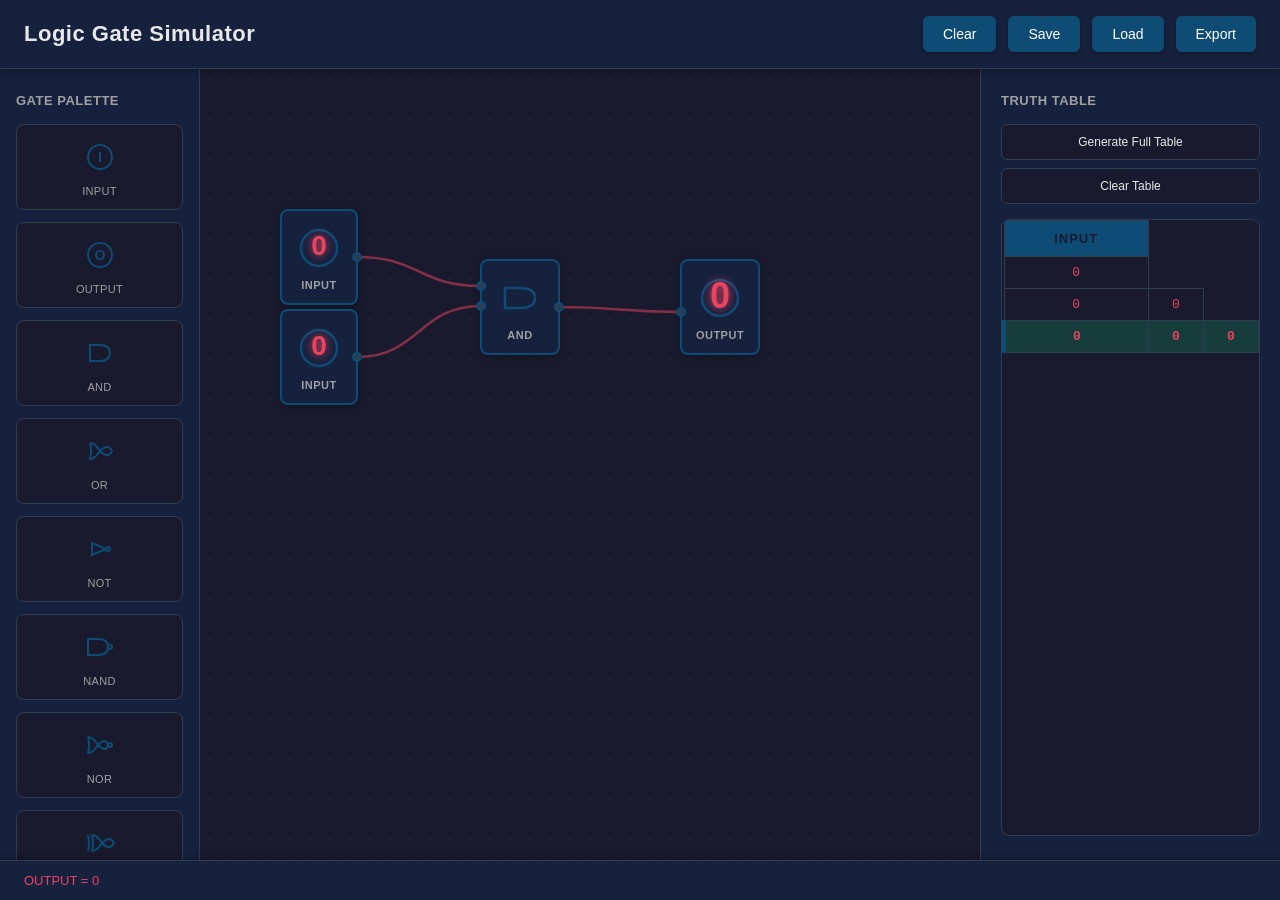
<file: index.html>
<!DOCTYPE html>
<html lang="en">
<head>
    <meta charset="UTF-8">
    <meta name="viewport" content="width=device-width, initial-scale=1.0, maximum-scale=1.0, user-scalable=no">
    <meta name="apple-mobile-web-app-capable" content="yes">
    <meta name="apple-mobile-web-app-status-bar-style" content="black-translucent">
    <meta name="theme-color" content="#1a1a2e">
    <title>Logic Gate Simulator</title>
    <link rel="icon" type="image/x-icon" href="assets/favicon.ico">
    <link rel="stylesheet" href="css/main.css">
    <link rel="stylesheet" href="css/gates.css">
    <link rel="stylesheet" href="css/wires.css">
    <link rel="stylesheet" href="css/truthtable.css">
</head>
<body>
    <header id="toolbar">
        <h1>Logic Gate Simulator</h1>
        <div class="toolbar-buttons">
            <button id="btn-clear">Clear</button>
            <button id="btn-save">Save</button>
            <button id="btn-load">Load</button>
            <button id="btn-export">Export</button>
        </div>
    </header>

    <main id="main-layout">
        <aside id="sidebar">
            <h2>Gate Palette</h2>
            <div id="gate-palette">
                <div class="palette-chip" draggable="true" data-gate-type="INPUT">
                    <svg width="40" height="40" viewBox="0 0 40 40">
                        <circle cx="20" cy="20" r="12" fill="none" stroke="var(--accent)" stroke-width="2"/>
                        <text x="20" y="25" text-anchor="middle" fill="var(--accent)" font-size="14" font-weight="bold">I</text>
                    </svg>
                    <span>INPUT</span>
                </div>
                <div class="palette-chip" draggable="true" data-gate-type="OUTPUT">
                    <svg width="40" height="40" viewBox="0 0 40 40">
                        <circle cx="20" cy="20" r="12" fill="none" stroke="var(--accent)" stroke-width="2"/>
                        <text x="20" y="25" text-anchor="middle" fill="var(--accent)" font-size="14" font-weight="bold">O</text>
                    </svg>
                    <span>OUTPUT</span>
                </div>
                <div class="palette-chip" draggable="true" data-gate-type="AND">
                    <svg width="40" height="40" viewBox="0 0 40 40">
                        <path d="M 10 12 L 20 12 Q 30 12 30 20 Q 30 28 20 28 L 10 28 Z" fill="none" stroke="var(--accent)" stroke-width="2"/>
                    </svg>
                    <span>AND</span>
                </div>
                <div class="palette-chip" draggable="true" data-gate-type="OR">
                    <svg width="40" height="40" viewBox="0 0 40 40">
                        <path d="M 10 12 Q 15 12 20 20 Q 15 28 10 28 Q 12 20 10 12 M 20 20 Q 28 12 32 20 Q 28 28 20 20" fill="none" stroke="var(--accent)" stroke-width="2"/>
                    </svg>
                    <span>OR</span>
                </div>
                <div class="palette-chip" draggable="true" data-gate-type="NOT">
                    <svg width="40" height="40" viewBox="0 0 40 40">
                        <path d="M 12 14 L 12 26 L 26 20 Z" fill="none" stroke="var(--accent)" stroke-width="2"/>
                        <circle cx="28" cy="20" r="2" fill="none" stroke="var(--accent)" stroke-width="2"/>
                    </svg>
                    <span>NOT</span>
                </div>
                <div class="palette-chip" draggable="true" data-gate-type="NAND">
                    <svg width="40" height="40" viewBox="0 0 40 40">
                        <path d="M 8 12 L 18 12 Q 28 12 28 20 Q 28 28 18 28 L 8 28 Z" fill="none" stroke="var(--accent)" stroke-width="2"/>
                        <circle cx="30" cy="20" r="2" fill="none" stroke="var(--accent)" stroke-width="2"/>
                    </svg>
                    <span>NAND</span>
                </div>
                <div class="palette-chip" draggable="true" data-gate-type="NOR">
                    <svg width="40" height="40" viewBox="0 0 40 40">
                        <path d="M 8 12 Q 13 12 18 20 Q 13 28 8 28 Q 10 20 8 12 M 18 20 Q 26 12 28 20 Q 26 28 18 20" fill="none" stroke="var(--accent)" stroke-width="2"/>
                        <circle cx="30" cy="20" r="2" fill="none" stroke="var(--accent)" stroke-width="2"/>
                    </svg>
                    <span>NOR</span>
                </div>
                <div class="palette-chip" draggable="true" data-gate-type="XOR">
                    <svg width="40" height="40" viewBox="0 0 40 40">
                        <path d="M 8 12 Q 10 20 8 28 M 12 12 Q 17 12 22 20 Q 17 28 12 28 Q 14 20 12 12 M 22 20 Q 30 12 34 20 Q 30 28 22 20" fill="none" stroke="var(--accent)" stroke-width="2"/>
                    </svg>
                    <span>XOR</span>
                </div>
                <div class="palette-chip" draggable="true" data-gate-type="XNOR">
                    <svg width="40" height="40" viewBox="0 0 40 40">
                        <path d="M 6 12 Q 8 20 6 28 M 10 12 Q 15 12 20 20 Q 15 28 10 28 Q 12 20 10 12 M 20 20 Q 26 12 28 20 Q 26 28 20 20" fill="none" stroke="var(--accent)" stroke-width="2"/>
                        <circle cx="30" cy="20" r="2" fill="none" stroke="var(--accent)" stroke-width="2"/>
                    </svg>
                    <span>XNOR</span>
                </div>
            </div>
        </aside>

        <section id="canvas-container">
            <svg id="svg-layer"></svg>
            <div id="gates-layer"></div>
        </section>

        <aside id="truth-panel">
            <h2>Truth Table</h2>
            <div class="truth-controls">
                <button id="btn-generate-table">Generate Full Table</button>
                <button id="btn-clear-table">Clear Table</button>
            </div>
            <div id="truth-table-container">
                <table id="truth-table">
                    <thead id="truth-thead"></thead>
                    <tbody id="truth-tbody"></tbody>
                </table>
            </div>
        </aside>
    </main>

    <footer id="status-bar">
        <div id="status-outputs"></div>
    </footer>

    <div id="cycle-warning" class="warning-banner">⚠ Cycle detected in circuit!</div>

    <script src="js/gate.js"></script>
    <script src="js/wire.js"></script>
    <script src="js/engine.js"></script>
    <script src="js/truthtable.js"></script>
    <script src="js/storage.js"></script>
    <script src="js/canvas.js"></script>
    <script src="js/app.js"></script>
</body>
</html>
</file>
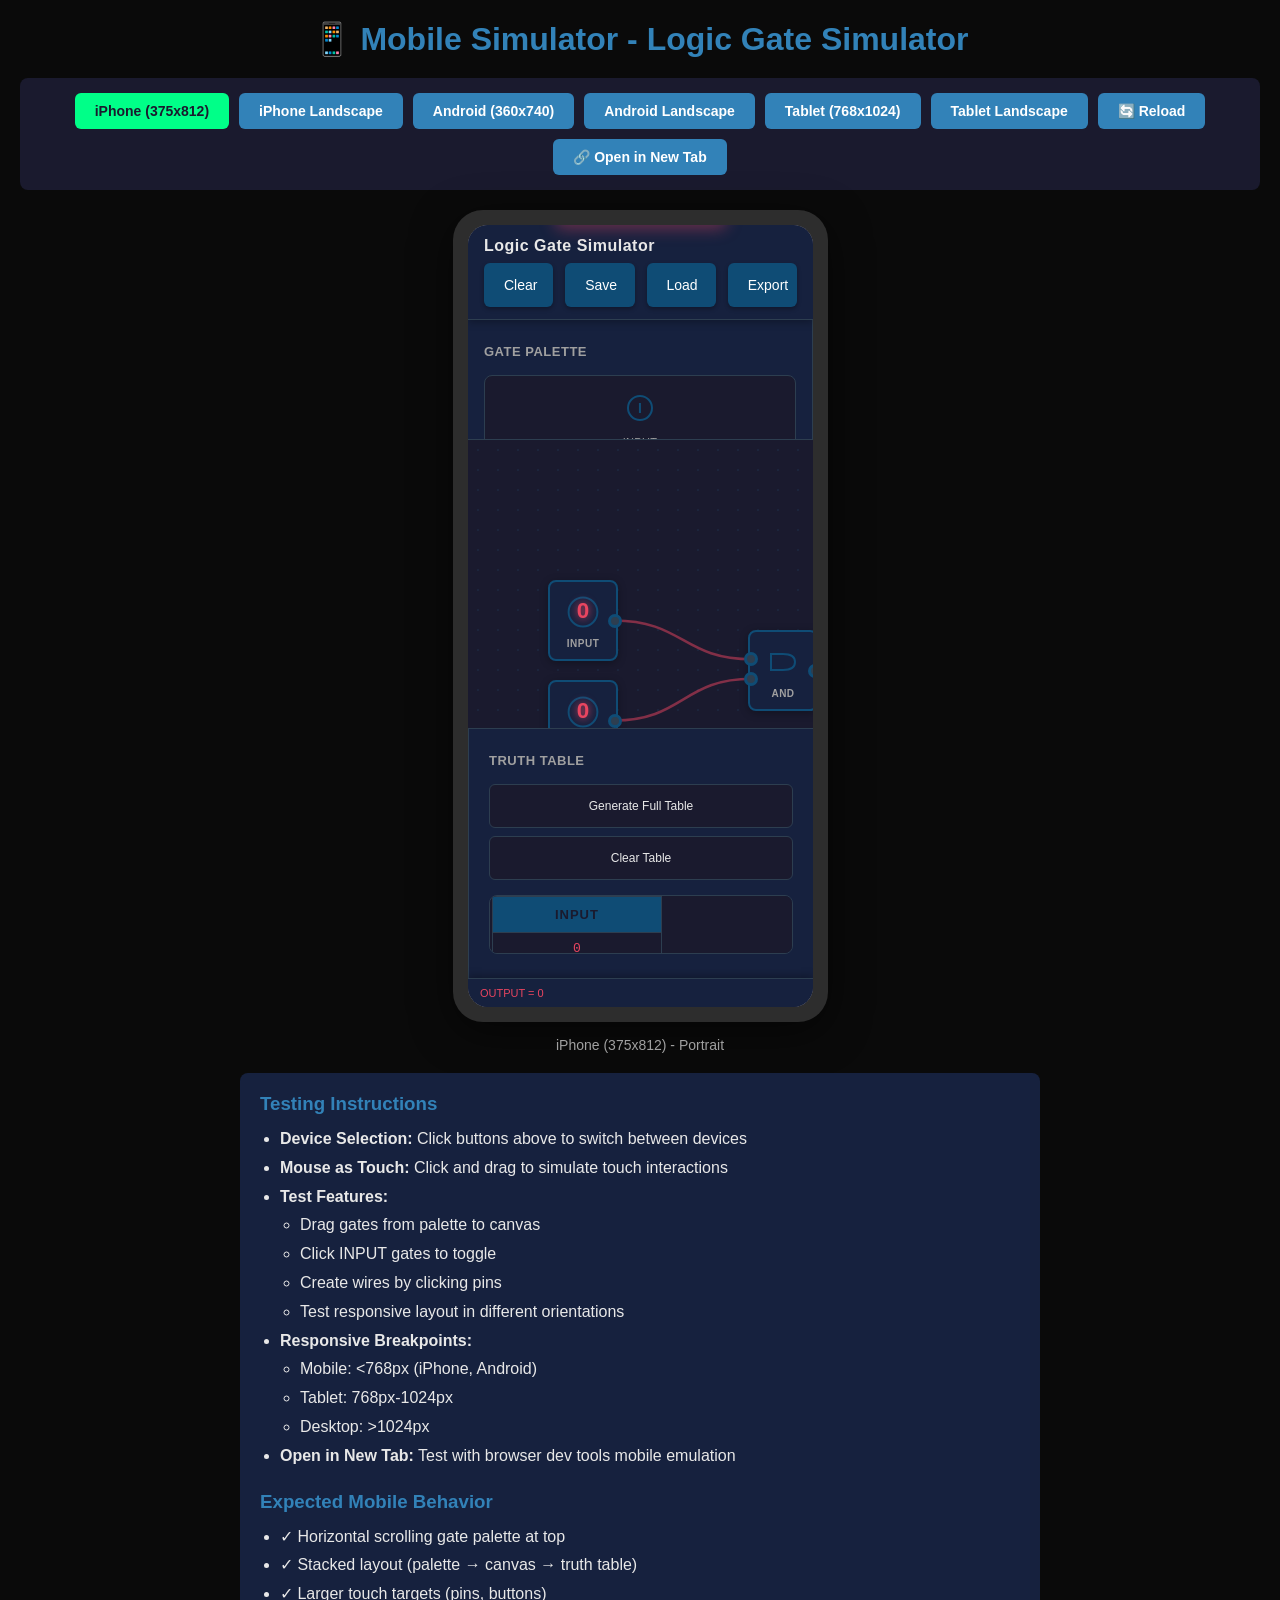
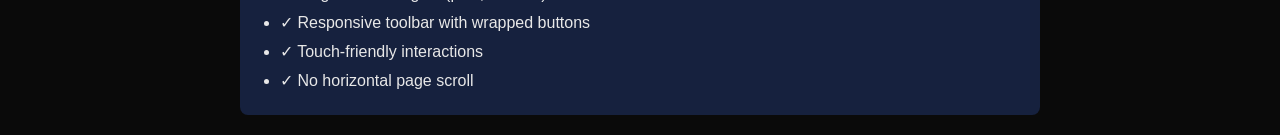
<file: mobile-simulator.html>
<!DOCTYPE html>
<html lang="en">
<head>
    <meta charset="UTF-8">
    <meta name="viewport" content="width=device-width, initial-scale=1.0">
    <title>Mobile Simulator - Logic Gate Simulator</title>
    <style>
        * {
            margin: 0;
            padding: 0;
            box-sizing: border-box;
        }
        
        body {
            font-family: -apple-system, BlinkMacSystemFont, 'Segoe UI', Roboto, sans-serif;
            background: #0a0a0a;
            color: #e8e8e8;
            padding: 20px;
            overflow: hidden;
        }
        
        .simulator-container {
            max-width: 1400px;
            margin: 0 auto;
        }
        
        h1 {
            color: #3282b8;
            margin-bottom: 20px;
            text-align: center;
        }
        
        .controls {
            background: #1a1a2e;
            padding: 15px;
            border-radius: 8px;
            margin-bottom: 20px;
            display: flex;
            gap: 10px;
            flex-wrap: wrap;
            justify-content: center;
            align-items: center;
        }
        
        .controls button {
            background: #3282b8;
            color: white;
            border: none;
            padding: 10px 20px;
            border-radius: 6px;
            cursor: pointer;
            font-size: 14px;
            font-weight: 600;
        }
        
        .controls button:hover {
            background: #0f4c75;
        }
        
        .controls button.active {
            background: #00ff88;
            color: #1a1a2e;
        }
        
        .device-frame {
            margin: 0 auto;
            background: #2d2d2d;
            border-radius: 30px;
            padding: 15px;
            box-shadow: 0 10px 40px rgba(0, 0, 0, 0.5);
            transition: all 0.3s ease;
        }
        
        .device-frame.iphone {
            width: 375px;
            height: 812px;
        }
        
        .device-frame.iphone-landscape {
            width: 812px;
            height: 375px;
        }
        
        .device-frame.android {
            width: 360px;
            height: 740px;
        }
        
        .device-frame.android-landscape {
            width: 740px;
            height: 360px;
        }
        
        .device-frame.tablet {
            width: 768px;
            height: 1024px;
        }
        
        .device-frame.tablet-landscape {
            width: 1024px;
            height: 768px;
        }
        
        .device-screen {
            width: 100%;
            height: 100%;
            background: white;
            border-radius: 20px;
            overflow: hidden;
            position: relative;
        }
        
        iframe {
            width: 100%;
            height: 100%;
            border: none;
        }
        
        .device-info {
            text-align: center;
            margin-top: 15px;
            color: #a0a0a0;
            font-size: 14px;
        }
        
        .instructions {
            background: #16213e;
            padding: 20px;
            border-radius: 8px;
            margin-top: 20px;
            max-width: 800px;
            margin-left: auto;
            margin-right: auto;
        }
        
        .instructions h3 {
            color: #3282b8;
            margin-bottom: 10px;
        }
        
        .instructions ul {
            margin-left: 20px;
            line-height: 1.8;
        }
        
        .touch-indicator {
            position: absolute;
            width: 40px;
            height: 40px;
            border: 3px solid #3282b8;
            border-radius: 50%;
            pointer-events: none;
            opacity: 0;
            transition: opacity 0.2s;
            z-index: 1000;
        }
        
        .touch-indicator.active {
            opacity: 0.7;
        }
    </style>
</head>
<body>
    <div class="simulator-container">
        <h1>📱 Mobile Simulator - Logic Gate Simulator</h1>
        
        <div class="controls">
            <button onclick="setDevice('iphone')" id="btn-iphone">iPhone (375x812)</button>
            <button onclick="setDevice('iphone-landscape')" id="btn-iphone-landscape">iPhone Landscape</button>
            <button onclick="setDevice('android')" id="btn-android">Android (360x740)</button>
            <button onclick="setDevice('android-landscape')" id="btn-android-landscape">Android Landscape</button>
            <button onclick="setDevice('tablet')" id="btn-tablet">Tablet (768x1024)</button>
            <button onclick="setDevice('tablet-landscape')" id="btn-tablet-landscape">Tablet Landscape</button>
            <button onclick="reloadFrame()">🔄 Reload</button>
            <button onclick="openInNewTab()">🔗 Open in New Tab</button>
        </div>
        
        <div class="device-frame iphone" id="device-frame">
            <div class="device-screen">
                <iframe src="index.html" id="app-frame"></iframe>
                <div class="touch-indicator" id="touch-indicator"></div>
            </div>
        </div>
        
        <div class="device-info" id="device-info">
            iPhone (375x812) - Portrait
        </div>
        
        <div class="instructions">
            <h3>Testing Instructions</h3>
            <ul>
                <li><strong>Device Selection:</strong> Click buttons above to switch between devices</li>
                <li><strong>Mouse as Touch:</strong> Click and drag to simulate touch interactions</li>
                <li><strong>Test Features:</strong>
                    <ul>
                        <li>Drag gates from palette to canvas</li>
                        <li>Click INPUT gates to toggle</li>
                        <li>Create wires by clicking pins</li>
                        <li>Test responsive layout in different orientations</li>
                    </ul>
                </li>
                <li><strong>Responsive Breakpoints:</strong>
                    <ul>
                        <li>Mobile: &lt;768px (iPhone, Android)</li>
                        <li>Tablet: 768px-1024px</li>
                        <li>Desktop: &gt;1024px</li>
                    </ul>
                </li>
                <li><strong>Open in New Tab:</strong> Test with browser dev tools mobile emulation</li>
            </ul>
            
            <h3 style="margin-top: 20px;">Expected Mobile Behavior</h3>
            <ul>
                <li>✓ Horizontal scrolling gate palette at top</li>
                <li>✓ Stacked layout (palette → canvas → truth table)</li>
                <li>✓ Larger touch targets (pins, buttons)</li>
                <li>✓ Responsive toolbar with wrapped buttons</li>
                <li>✓ Touch-friendly interactions</li>
                <li>✓ No horizontal page scroll</li>
            </ul>
        </div>
    </div>

    <script>
        const devices = {
            'iphone': { width: 375, height: 812, name: 'iPhone (375x812) - Portrait' },
            'iphone-landscape': { width: 812, height: 375, name: 'iPhone (812x375) - Landscape' },
            'android': { width: 360, height: 740, name: 'Android (360x740) - Portrait' },
            'android-landscape': { width: 740, height: 360, name: 'Android (740x360) - Landscape' },
            'tablet': { width: 768, height: 1024, name: 'Tablet (768x1024) - Portrait' },
            'tablet-landscape': { width: 1024, height: 768, name: 'Tablet (1024x768) - Landscape' }
        };
        
        let currentDevice = 'iphone';
        
        function setDevice(deviceType) {
            currentDevice = deviceType;
            const frame = document.getElementById('device-frame');
            const info = document.getElementById('device-info');
            
            // Remove all device classes
            frame.className = 'device-frame';
            
            // Add new device class
            frame.classList.add(deviceType);
            
            // Update info
            info.textContent = devices[deviceType].name;
            
            // Update button states
            document.querySelectorAll('.controls button').forEach(btn => {
                btn.classList.remove('active');
            });
            document.getElementById(`btn-${deviceType}`).classList.add('active');
        }
        
        function reloadFrame() {
            const frame = document.getElementById('app-frame');
            frame.src = frame.src;
        }
        
        function openInNewTab() {
            window.open('index.html', '_blank');
        }
        
        // Touch indicator
        const frame = document.getElementById('app-frame');
        const indicator = document.getElementById('touch-indicator');
        
        document.querySelector('.device-screen').addEventListener('mousedown', (e) => {
            const rect = e.currentTarget.getBoundingClientRect();
            indicator.style.left = (e.clientX - rect.left - 20) + 'px';
            indicator.style.top = (e.clientY - rect.top - 20) + 'px';
            indicator.classList.add('active');
        });
        
        document.addEventListener('mouseup', () => {
            indicator.classList.remove('active');
        });
        
        // Set initial device
        setDevice('iphone');
        
        // Keyboard shortcuts
        document.addEventListener('keydown', (e) => {
            if (e.key === 'r' || e.key === 'R') {
                reloadFrame();
            }
            if (e.key === '1') setDevice('iphone');
            if (e.key === '2') setDevice('iphone-landscape');
            if (e.key === '3') setDevice('android');
            if (e.key === '4') setDevice('android-landscape');
            if (e.key === '5') setDevice('tablet');
            if (e.key === '6') setDevice('tablet-landscape');
        });
    </script>
</body>
</html>
</file>
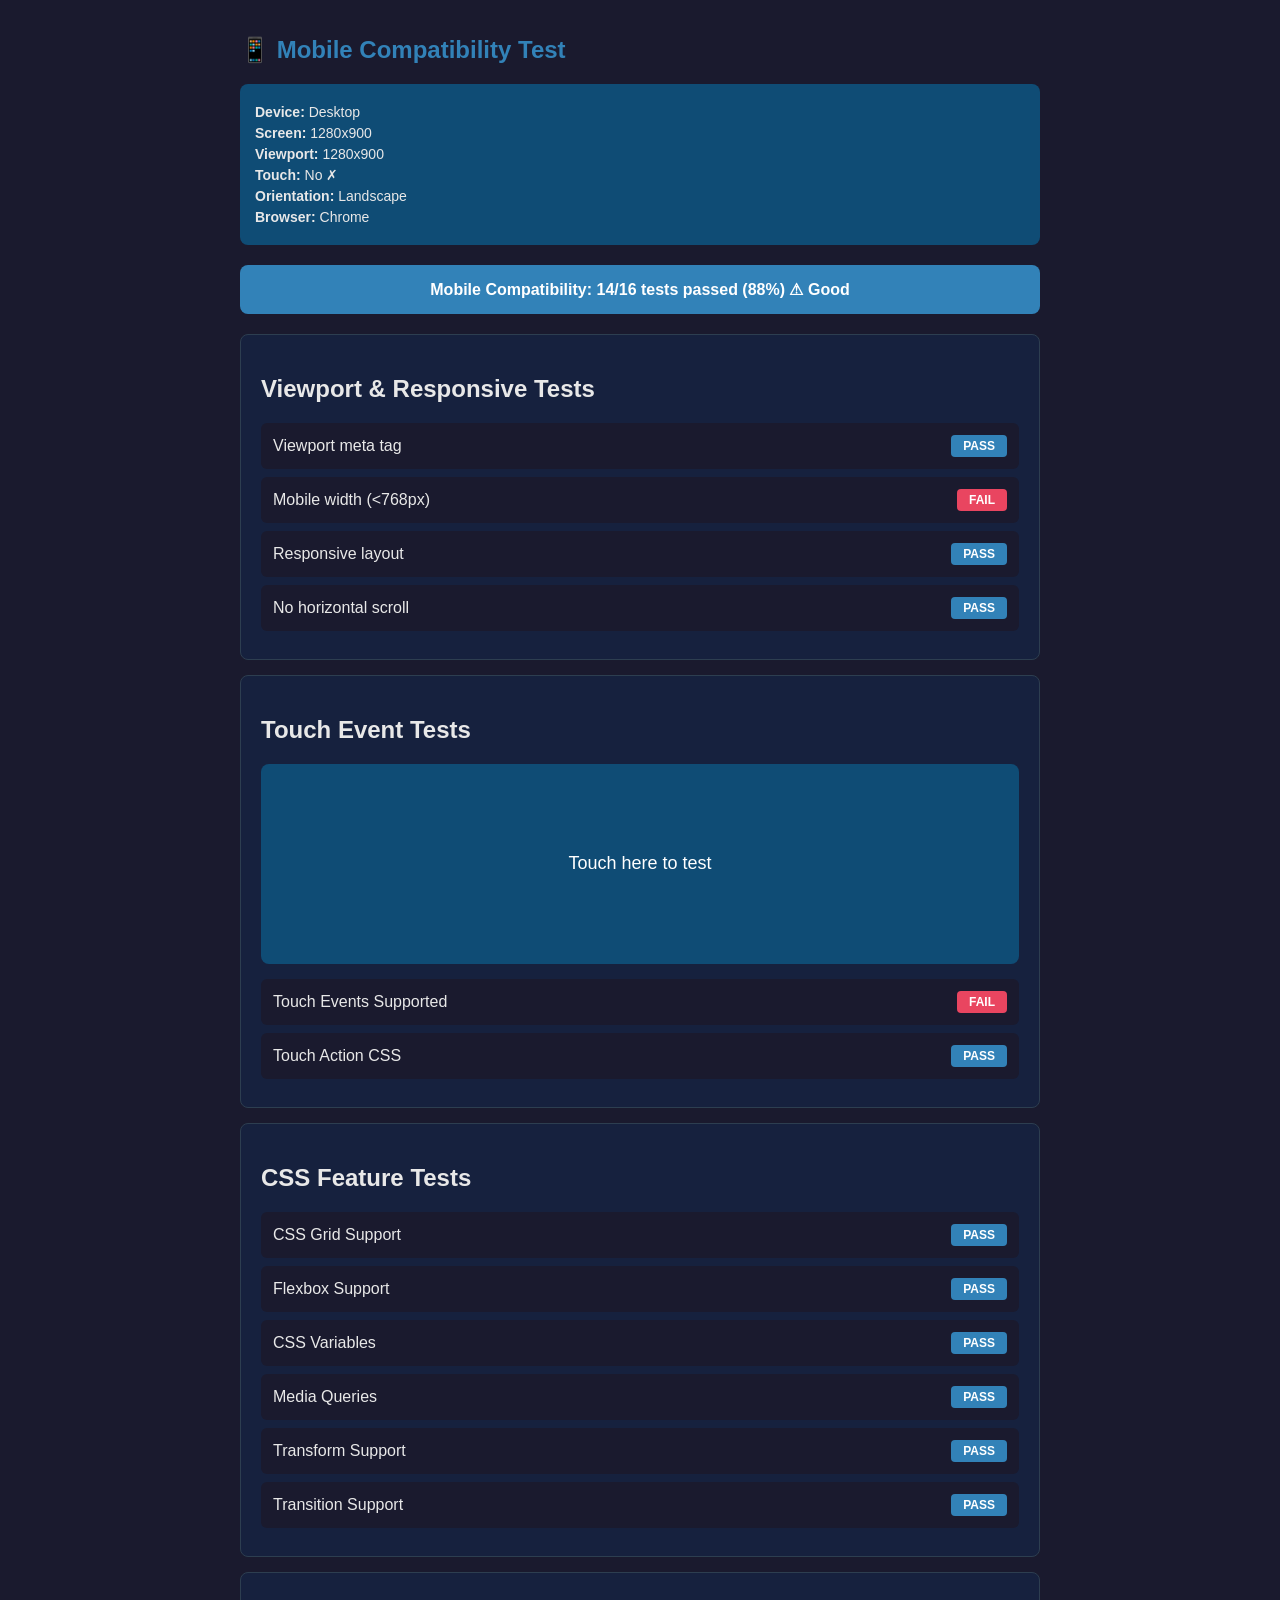
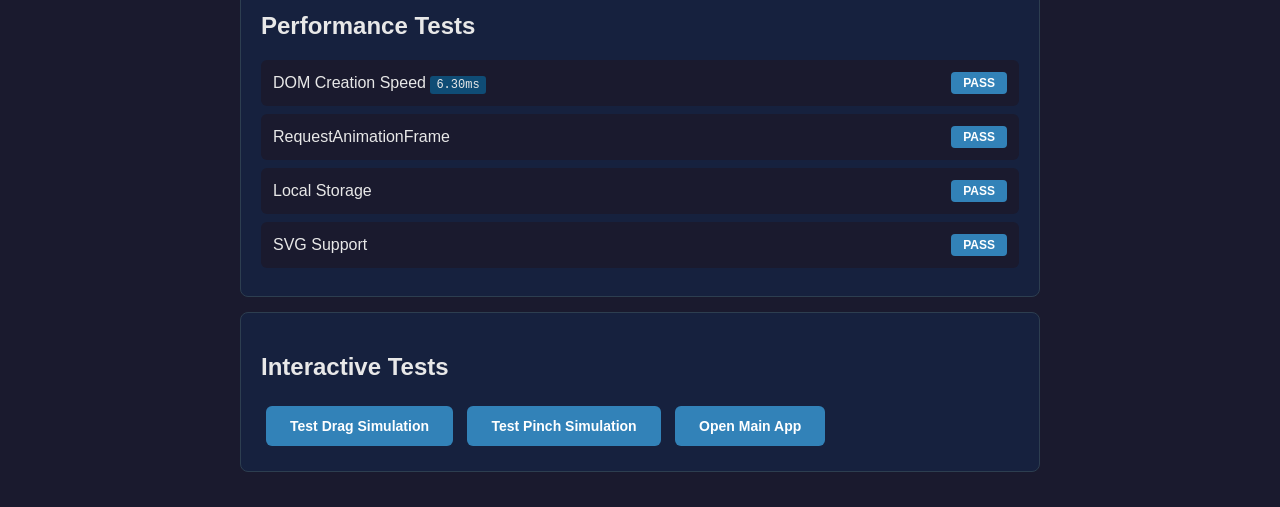
<file: mobile-test.html>
<!DOCTYPE html>
<html lang="en">
<head>
    <meta charset="UTF-8">
    <meta name="viewport" content="width=device-width, initial-scale=1.0, maximum-scale=1.0, user-scalable=no">
    <title>Mobile Compatibility Test</title>
    <style>
        body {
            font-family: -apple-system, BlinkMacSystemFont, 'Segoe UI', Roboto, sans-serif;
            background: #1a1a2e;
            color: #e8e8e8;
            padding: 20px;
            margin: 0;
        }
        
        .container {
            max-width: 800px;
            margin: 0 auto;
        }
        
        h1 {
            color: #3282b8;
            font-size: 24px;
            margin-bottom: 20px;
        }
        
        .test-section {
            background: #16213e;
            border: 1px solid #2d3e50;
            border-radius: 8px;
            padding: 20px;
            margin: 15px 0;
        }
        
        .test-item {
            padding: 12px;
            margin: 8px 0;
            background: #1a1a2e;
            border-radius: 6px;
            display: flex;
            justify-content: space-between;
            align-items: center;
        }
        
        .status {
            padding: 4px 12px;
            border-radius: 4px;
            font-weight: 600;
            font-size: 12px;
        }
        
        .pass {
            background: #3282b8;
            color: white;
        }
        
        .fail {
            background: #e94560;
            color: white;
        }
        
        .info {
            background: #0f4c75;
            color: white;
        }
        
        .device-info {
            background: #0f4c75;
            padding: 15px;
            border-radius: 8px;
            margin: 15px 0;
        }
        
        .device-info div {
            margin: 5px 0;
            font-size: 14px;
        }
        
        button {
            background: #3282b8;
            color: white;
            border: none;
            padding: 12px 24px;
            border-radius: 6px;
            font-size: 14px;
            font-weight: 600;
            cursor: pointer;
            margin: 5px;
        }
        
        button:active {
            background: #0f4c75;
        }
        
        .touch-test-area {
            width: 100%;
            height: 200px;
            background: #0f4c75;
            border-radius: 8px;
            display: flex;
            align-items: center;
            justify-content: center;
            color: white;
            font-size: 18px;
            margin: 15px 0;
            touch-action: none;
            user-select: none;
        }
        
        .summary {
            background: #3282b8;
            color: white;
            padding: 15px;
            border-radius: 8px;
            margin: 20px 0;
            font-size: 16px;
            font-weight: 600;
            text-align: center;
        }
        
        code {
            background: #0f4c75;
            padding: 2px 6px;
            border-radius: 3px;
            font-size: 12px;
        }
    </style>
</head>
<body>
    <div class="container">
        <h1>📱 Mobile Compatibility Test</h1>
        
        <div class="device-info">
            <div><strong>Device:</strong> <span id="device-type"></span></div>
            <div><strong>Screen:</strong> <span id="screen-size"></span></div>
            <div><strong>Viewport:</strong> <span id="viewport-size"></span></div>
            <div><strong>Touch:</strong> <span id="touch-support"></span></div>
            <div><strong>Orientation:</strong> <span id="orientation"></span></div>
            <div><strong>Browser:</strong> <span id="browser"></span></div>
        </div>
        
        <div id="summary" class="summary"></div>
        
        <div class="test-section">
            <h2>Viewport & Responsive Tests</h2>
            <div id="viewport-tests"></div>
        </div>
        
        <div class="test-section">
            <h2>Touch Event Tests</h2>
            <div class="touch-test-area" id="touch-area">
                Touch here to test
            </div>
            <div id="touch-log"></div>
            <div id="touch-tests"></div>
        </div>
        
        <div class="test-section">
            <h2>CSS Feature Tests</h2>
            <div id="css-tests"></div>
        </div>
        
        <div class="test-section">
            <h2>Performance Tests</h2>
            <div id="performance-tests"></div>
        </div>
        
        <div class="test-section">
            <h2>Interactive Tests</h2>
            <button onclick="testDragSimulation()">Test Drag Simulation</button>
            <button onclick="testPinchSimulation()">Test Pinch Simulation</button>
            <button onclick="window.location.href='index.html'">Open Main App</button>
        </div>
    </div>

    <script>
        // Device Detection
        function detectDevice() {
            const ua = navigator.userAgent;
            const width = window.innerWidth;
            
            if (width < 768) return 'Mobile';
            if (width < 1024) return 'Tablet';
            return 'Desktop';
        }
        
        function detectBrowser() {
            const ua = navigator.userAgent;
            if (ua.includes('Chrome')) return 'Chrome';
            if (ua.includes('Safari') && !ua.includes('Chrome')) return 'Safari';
            if (ua.includes('Firefox')) return 'Firefox';
            if (ua.includes('Edge')) return 'Edge';
            return 'Unknown';
        }
        
        // Display device info
        document.getElementById('device-type').textContent = detectDevice();
        document.getElementById('screen-size').textContent = `${screen.width}x${screen.height}`;
        document.getElementById('viewport-size').textContent = `${window.innerWidth}x${window.innerHeight}`;
        document.getElementById('touch-support').textContent = 'ontouchstart' in window ? 'Yes ✓' : 'No ✗';
        document.getElementById('orientation').textContent = window.innerWidth > window.innerHeight ? 'Landscape' : 'Portrait';
        document.getElementById('browser').textContent = detectBrowser();
        
        // Test Results
        const tests = {
            viewport: [],
            touch: [],
            css: [],
            performance: []
        };
        
        // Viewport Tests
        function runViewportTests() {
            tests.viewport.push({
                name: 'Viewport meta tag',
                pass: document.querySelector('meta[name="viewport"]') !== null
            });
            
            tests.viewport.push({
                name: 'Mobile width (<768px)',
                pass: window.innerWidth < 768
            });
            
            tests.viewport.push({
                name: 'Responsive layout',
                pass: window.getComputedStyle(document.body).display !== 'none'
            });
            
            tests.viewport.push({
                name: 'No horizontal scroll',
                pass: document.documentElement.scrollWidth <= window.innerWidth
            });
        }
        
        // Touch Tests
        let touchStarted = false;
        let touchMoved = false;
        let touchEnded = false;
        
        const touchArea = document.getElementById('touch-area');
        const touchLog = document.getElementById('touch-log');
        
        touchArea.addEventListener('touchstart', (e) => {
            touchStarted = true;
            touchLog.innerHTML = '<div class="test-item"><span>Touch Start ✓</span><span class="status pass">DETECTED</span></div>';
        });
        
        touchArea.addEventListener('touchmove', (e) => {
            touchMoved = true;
            e.preventDefault();
            touchLog.innerHTML += '<div class="test-item"><span>Touch Move ✓</span><span class="status pass">DETECTED</span></div>';
        });
        
        touchArea.addEventListener('touchend', (e) => {
            touchEnded = true;
            touchLog.innerHTML += '<div class="test-item"><span>Touch End ✓</span><span class="status pass">DETECTED</span></div>';
            
            setTimeout(() => {
                tests.touch.push({
                    name: 'Touch Start Event',
                    pass: touchStarted
                });
                tests.touch.push({
                    name: 'Touch Move Event',
                    pass: touchMoved
                });
                tests.touch.push({
                    name: 'Touch End Event',
                    pass: touchEnded
                });
                displayResults();
            }, 500);
        });
        
        tests.touch.push({
            name: 'Touch Events Supported',
            pass: 'ontouchstart' in window
        });
        
        tests.touch.push({
            name: 'Touch Action CSS',
            pass: CSS.supports('touch-action', 'none')
        });
        
        // CSS Tests
        function runCSSTests() {
            tests.css.push({
                name: 'CSS Grid Support',
                pass: CSS.supports('display', 'grid')
            });
            
            tests.css.push({
                name: 'Flexbox Support',
                pass: CSS.supports('display', 'flex')
            });
            
            tests.css.push({
                name: 'CSS Variables',
                pass: CSS.supports('--test', '0')
            });
            
            tests.css.push({
                name: 'Media Queries',
                pass: window.matchMedia('(max-width: 768px)').matches || true
            });
            
            tests.css.push({
                name: 'Transform Support',
                pass: CSS.supports('transform', 'scale(1)')
            });
            
            tests.css.push({
                name: 'Transition Support',
                pass: CSS.supports('transition', 'all 0.3s')
            });
        }
        
        // Performance Tests
        function runPerformanceTests() {
            const start = performance.now();
            
            // Simulate some operations
            for (let i = 0; i < 10000; i++) {
                const div = document.createElement('div');
            }
            
            const end = performance.now();
            const time = end - start;
            
            tests.performance.push({
                name: 'DOM Creation Speed',
                pass: time < 100,
                info: `${time.toFixed(2)}ms`
            });
            
            tests.performance.push({
                name: 'RequestAnimationFrame',
                pass: typeof requestAnimationFrame === 'function'
            });
            
            tests.performance.push({
                name: 'Local Storage',
                pass: typeof localStorage !== 'undefined'
            });
            
            tests.performance.push({
                name: 'SVG Support',
                pass: document.implementation.hasFeature("http://www.w3.org/TR/SVG11/feature#BasicStructure", "1.1")
            });
        }
        
        // Display Results
        function displayResults() {
            const categories = ['viewport', 'touch', 'css', 'performance'];
            
            categories.forEach(category => {
                const container = document.getElementById(`${category}-tests`);
                container.innerHTML = '';
                
                tests[category].forEach(test => {
                    const div = document.createElement('div');
                    div.className = 'test-item';
                    div.innerHTML = `
                        <span>${test.name} ${test.info ? `<code>${test.info}</code>` : ''}</span>
                        <span class="status ${test.pass ? 'pass' : 'fail'}">${test.pass ? 'PASS' : 'FAIL'}</span>
                    `;
                    container.appendChild(div);
                });
            });
            
            // Summary
            const allTests = [...tests.viewport, ...tests.touch, ...tests.css, ...tests.performance];
            const passed = allTests.filter(t => t.pass).length;
            const total = allTests.length;
            const percentage = ((passed / total) * 100).toFixed(0);
            
            document.getElementById('summary').innerHTML = `
                Mobile Compatibility: ${passed}/${total} tests passed (${percentage}%)
                ${percentage >= 90 ? '✓ Excellent' : percentage >= 70 ? '⚠ Good' : '✗ Needs Work'}
            `;
        }
        
        // Simulation Functions
        function testDragSimulation() {
            alert('Drag simulation: Touch and hold the touch test area above, then move your finger.');
        }
        
        function testPinchSimulation() {
            alert('Pinch simulation: Use two fingers on the screen to zoom in/out (browser native).');
        }
        
        // Run tests
        runViewportTests();
        runCSSTests();
        runPerformanceTests();
        displayResults();
        
        // Update on resize
        window.addEventListener('resize', () => {
            document.getElementById('viewport-size').textContent = `${window.innerWidth}x${window.innerHeight}`;
            document.getElementById('orientation').textContent = window.innerWidth > window.innerHeight ? 'Landscape' : 'Portrait';
            document.getElementById('device-type').textContent = detectDevice();
        });
        
        // Orientation change
        window.addEventListener('orientationchange', () => {
            setTimeout(() => {
                location.reload();
            }, 200);
        });
    </script>
</body>
</html>
</file>
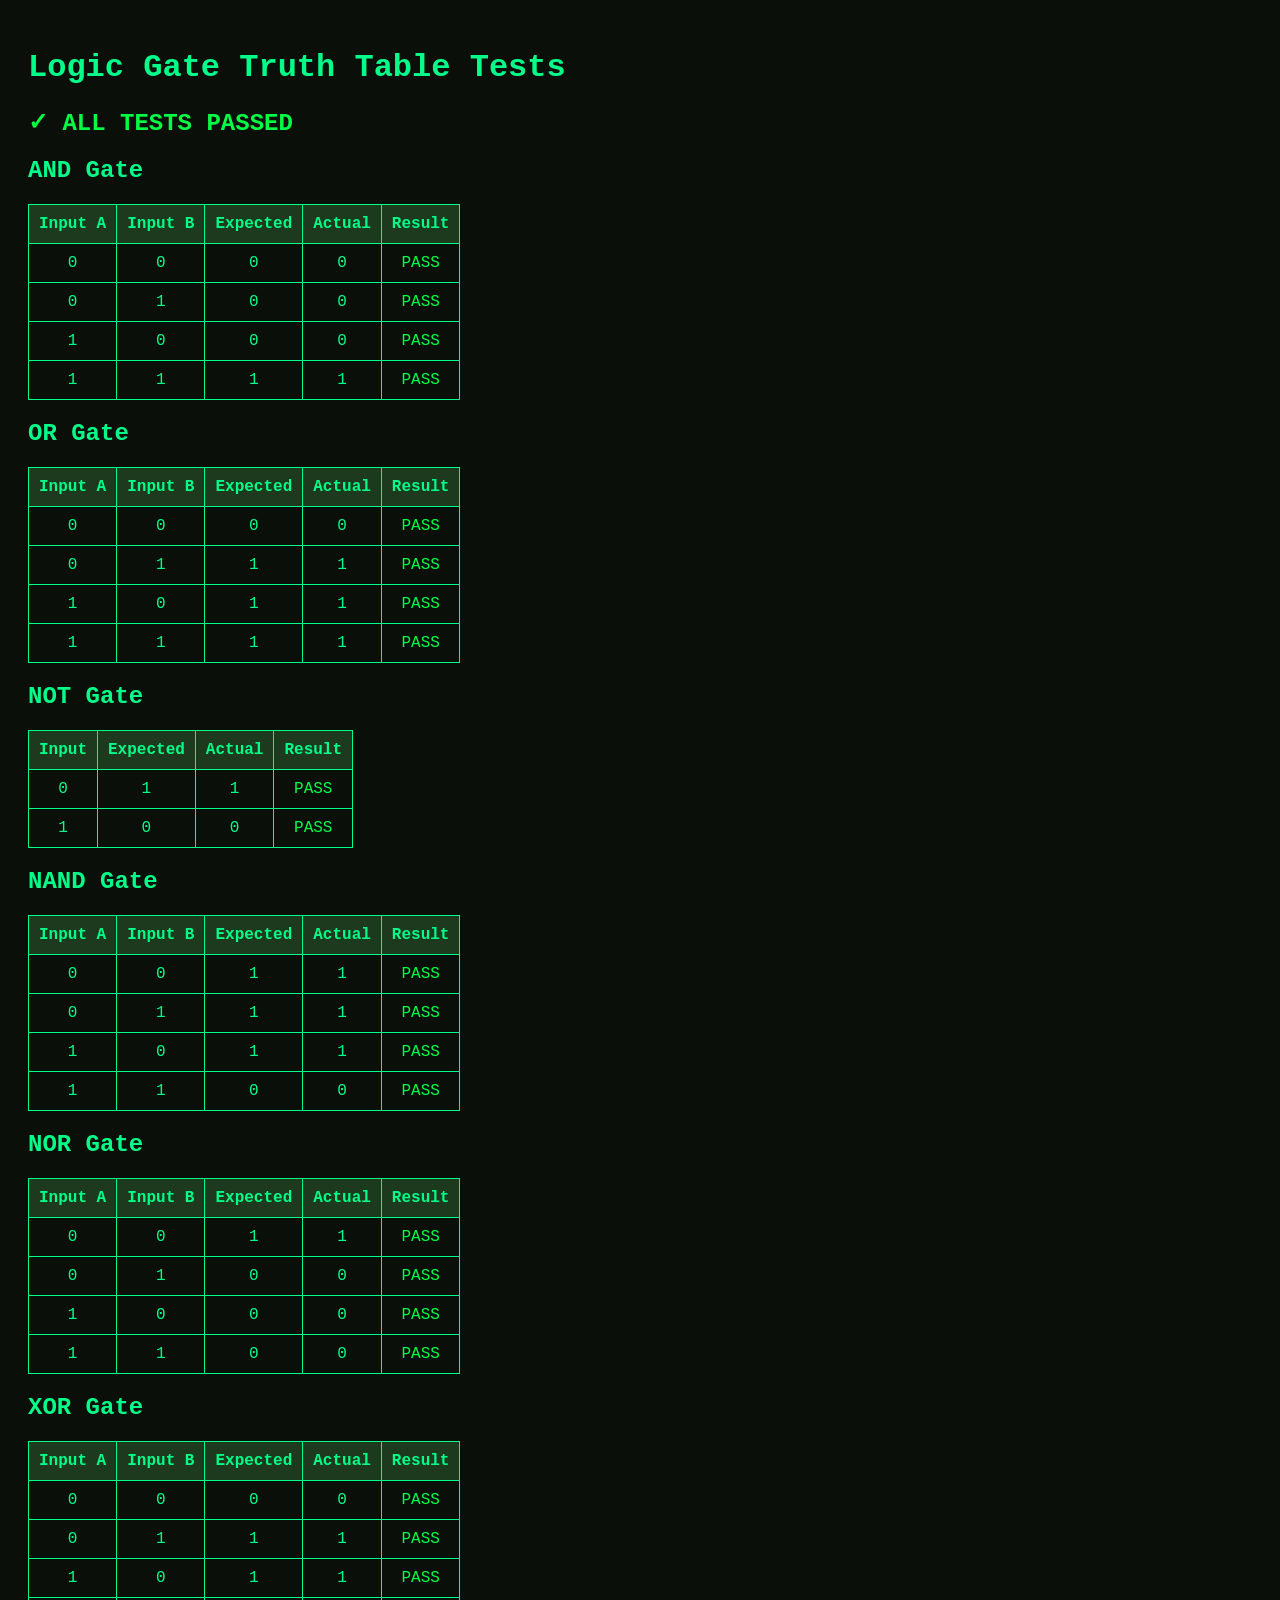
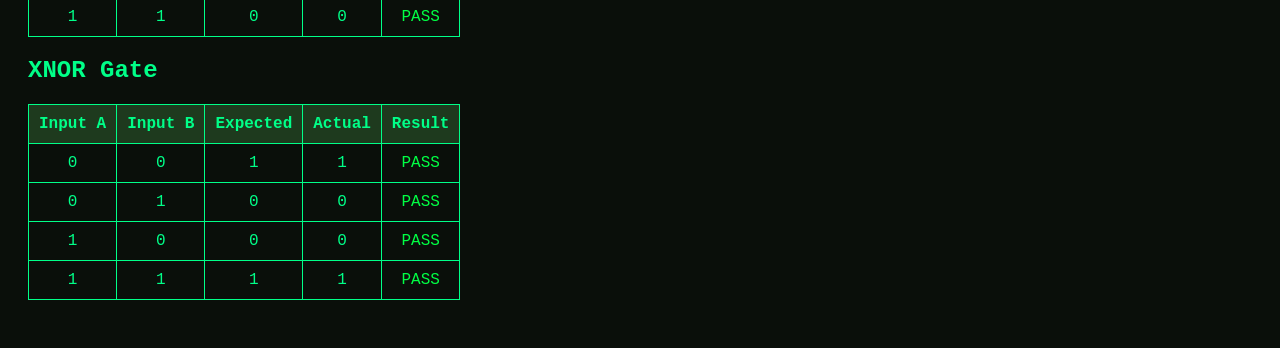
<file: test-gates.html>
<!DOCTYPE html>
<html lang="en">
<head>
    <meta charset="UTF-8">
    <meta name="viewport" content="width=device-width, initial-scale=1.0">
    <title>Gate Logic Test</title>
    <style>
        body {
            font-family: 'Courier New', monospace;
            background: #0a0f0a;
            color: #00ff88;
            padding: 20px;
        }
        table {
            border-collapse: collapse;
            margin: 20px 0;
        }
        th, td {
            border: 1px solid #00ff88;
            padding: 10px;
            text-align: center;
        }
        th {
            background: #1e3a1e;
        }
        .pass {
            color: #00ff44;
        }
        .fail {
            color: #ff3333;
            font-weight: bold;
        }
    </style>
</head>
<body>
    <h1>Logic Gate Truth Table Tests</h1>
    <div id="results"></div>

    <script>
        // Test gate logic
        function testGate(type, inputs, expectedOutput) {
            let output;
            
            switch (type) {
                case 'AND':
                    output = inputs.every(v => v === 1) ? 1 : 0;
                    break;
                case 'OR':
                    output = inputs.some(v => v === 1) ? 1 : 0;
                    break;
                case 'NOT':
                    output = (inputs[0] === 1) ? 0 : 1;
                    break;
                case 'NAND':
                    output = inputs.every(v => v === 1) ? 0 : 1;
                    break;
                case 'NOR':
                    output = inputs.some(v => v === 1) ? 0 : 1;
                    break;
                case 'XOR':
                    const onesCount = inputs.filter(v => v === 1).length;
                    output = (onesCount % 2 === 1) ? 1 : 0;
                    break;
                case 'XNOR':
                    const xnorOnesCount = inputs.filter(v => v === 1).length;
                    output = (xnorOnesCount % 2 === 0) ? 1 : 0;
                    break;
                default:
                    output = 0;
            }
            
            const pass = output === expectedOutput;
            return { output, pass };
        }

        const tests = [
            // AND gate
            { gate: 'AND', inputs: [0, 0], expected: 0 },
            { gate: 'AND', inputs: [0, 1], expected: 0 },
            { gate: 'AND', inputs: [1, 0], expected: 0 },
            { gate: 'AND', inputs: [1, 1], expected: 1 },
            
            // OR gate
            { gate: 'OR', inputs: [0, 0], expected: 0 },
            { gate: 'OR', inputs: [0, 1], expected: 1 },
            { gate: 'OR', inputs: [1, 0], expected: 1 },
            { gate: 'OR', inputs: [1, 1], expected: 1 },
            
            // NOT gate
            { gate: 'NOT', inputs: [0], expected: 1 },
            { gate: 'NOT', inputs: [1], expected: 0 },
            
            // NAND gate
            { gate: 'NAND', inputs: [0, 0], expected: 1 },
            { gate: 'NAND', inputs: [0, 1], expected: 1 },
            { gate: 'NAND', inputs: [1, 0], expected: 1 },
            { gate: 'NAND', inputs: [1, 1], expected: 0 },
            
            // NOR gate
            { gate: 'NOR', inputs: [0, 0], expected: 1 },
            { gate: 'NOR', inputs: [0, 1], expected: 0 },
            { gate: 'NOR', inputs: [1, 0], expected: 0 },
            { gate: 'NOR', inputs: [1, 1], expected: 0 },
            
            // XOR gate
            { gate: 'XOR', inputs: [0, 0], expected: 0 },
            { gate: 'XOR', inputs: [0, 1], expected: 1 },
            { gate: 'XOR', inputs: [1, 0], expected: 1 },
            { gate: 'XOR', inputs: [1, 1], expected: 0 },
            
            // XNOR gate
            { gate: 'XNOR', inputs: [0, 0], expected: 1 },
            { gate: 'XNOR', inputs: [0, 1], expected: 0 },
            { gate: 'XNOR', inputs: [1, 0], expected: 0 },
            { gate: 'XNOR', inputs: [1, 1], expected: 1 },
        ];

        let html = '';
        let allPassed = true;

        const gates = ['AND', 'OR', 'NOT', 'NAND', 'NOR', 'XOR', 'XNOR'];
        
        gates.forEach(gate => {
            const gateTests = tests.filter(t => t.gate === gate);
            
            html += `<h2>${gate} Gate</h2>`;
            html += '<table>';
            
            if (gate === 'NOT') {
                html += '<tr><th>Input</th><th>Expected</th><th>Actual</th><th>Result</th></tr>';
            } else {
                html += '<tr><th>Input A</th><th>Input B</th><th>Expected</th><th>Actual</th><th>Result</th></tr>';
            }
            
            gateTests.forEach(test => {
                const result = testGate(test.gate, test.inputs, test.expected);
                const status = result.pass ? 'PASS' : 'FAIL';
                const className = result.pass ? 'pass' : 'fail';
                
                if (!result.pass) allPassed = false;
                
                if (gate === 'NOT') {
                    html += `<tr>
                        <td>${test.inputs[0]}</td>
                        <td>${test.expected}</td>
                        <td>${result.output}</td>
                        <td class="${className}">${status}</td>
                    </tr>`;
                } else {
                    html += `<tr>
                        <td>${test.inputs[0]}</td>
                        <td>${test.inputs[1]}</td>
                        <td>${test.expected}</td>
                        <td>${result.output}</td>
                        <td class="${className}">${status}</td>
                    </tr>`;
                }
            });
            
            html += '</table>';
        });

        html = `<h2 style="color: ${allPassed ? '#00ff44' : '#ff3333'}">
            ${allPassed ? '✓ ALL TESTS PASSED' : '✗ SOME TESTS FAILED'}
        </h2>` + html;

        document.getElementById('results').innerHTML = html;
    </script>
</body>
</html>
</file>
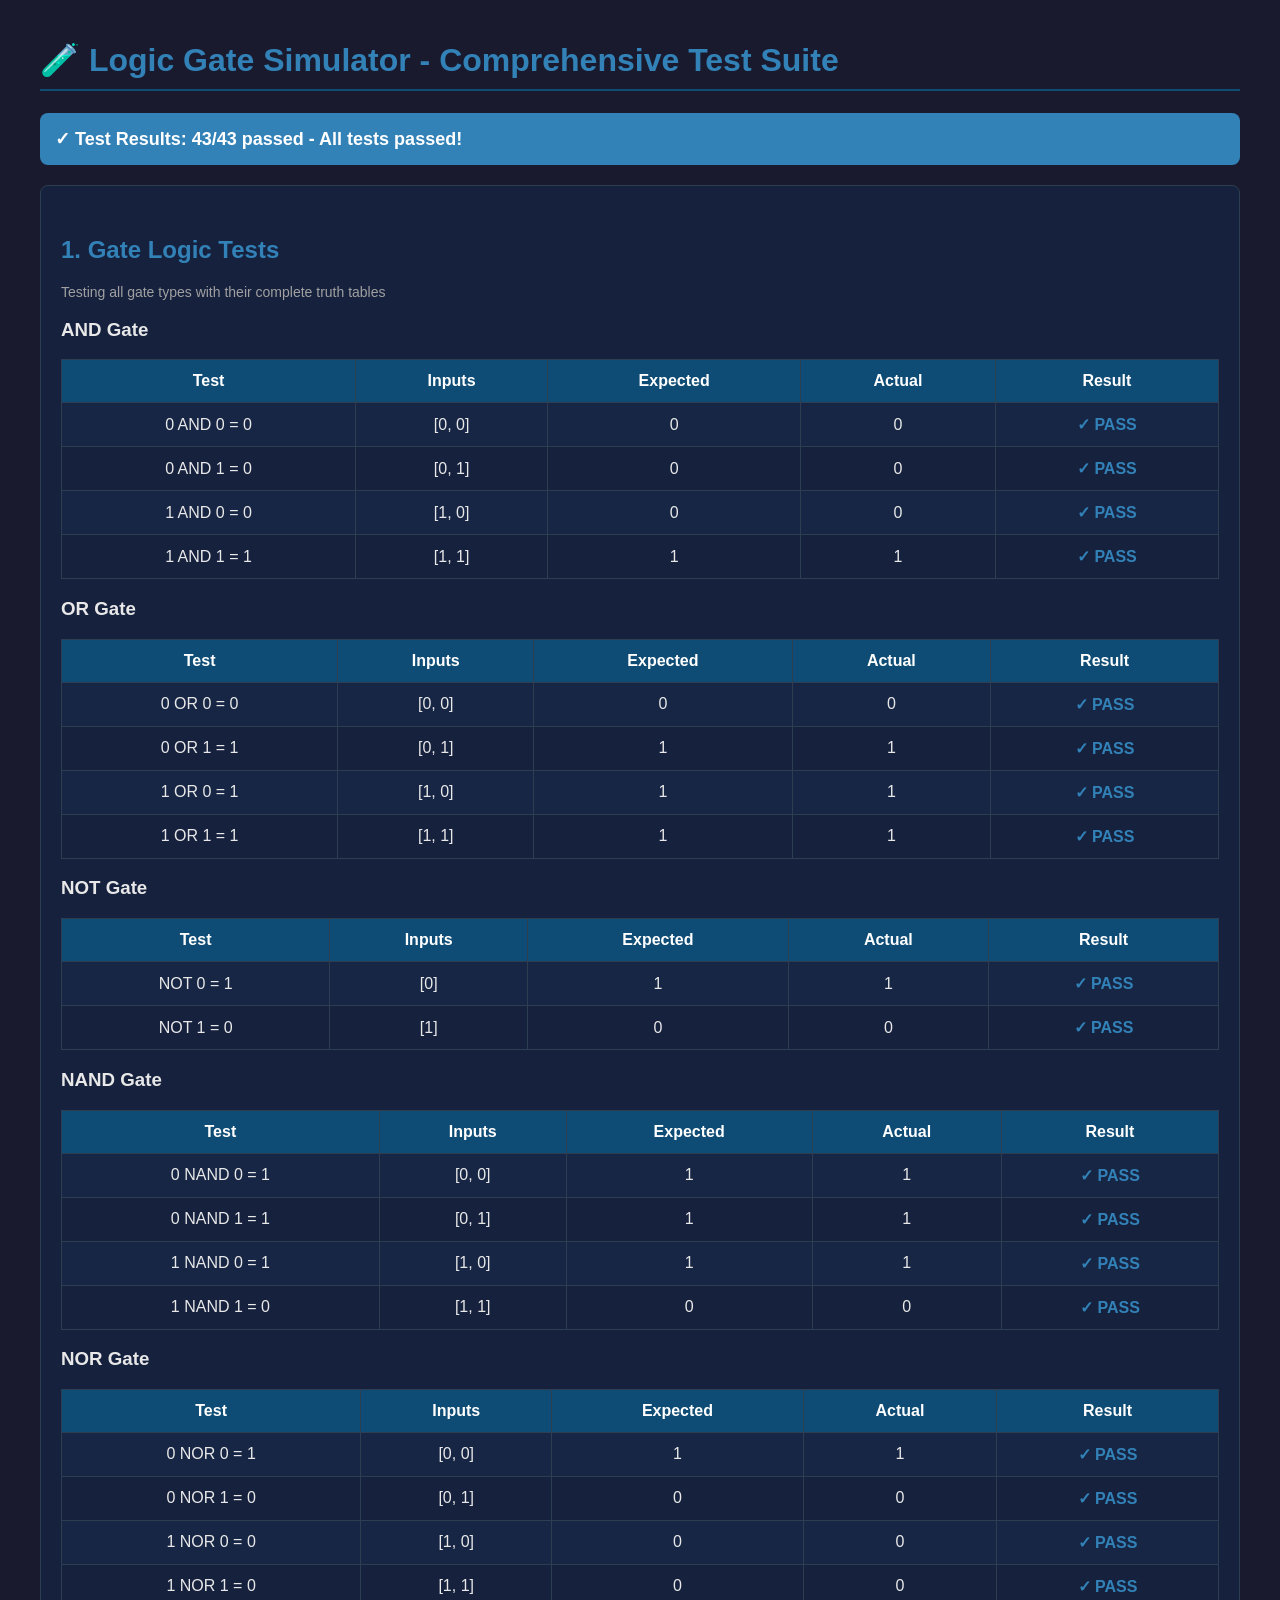
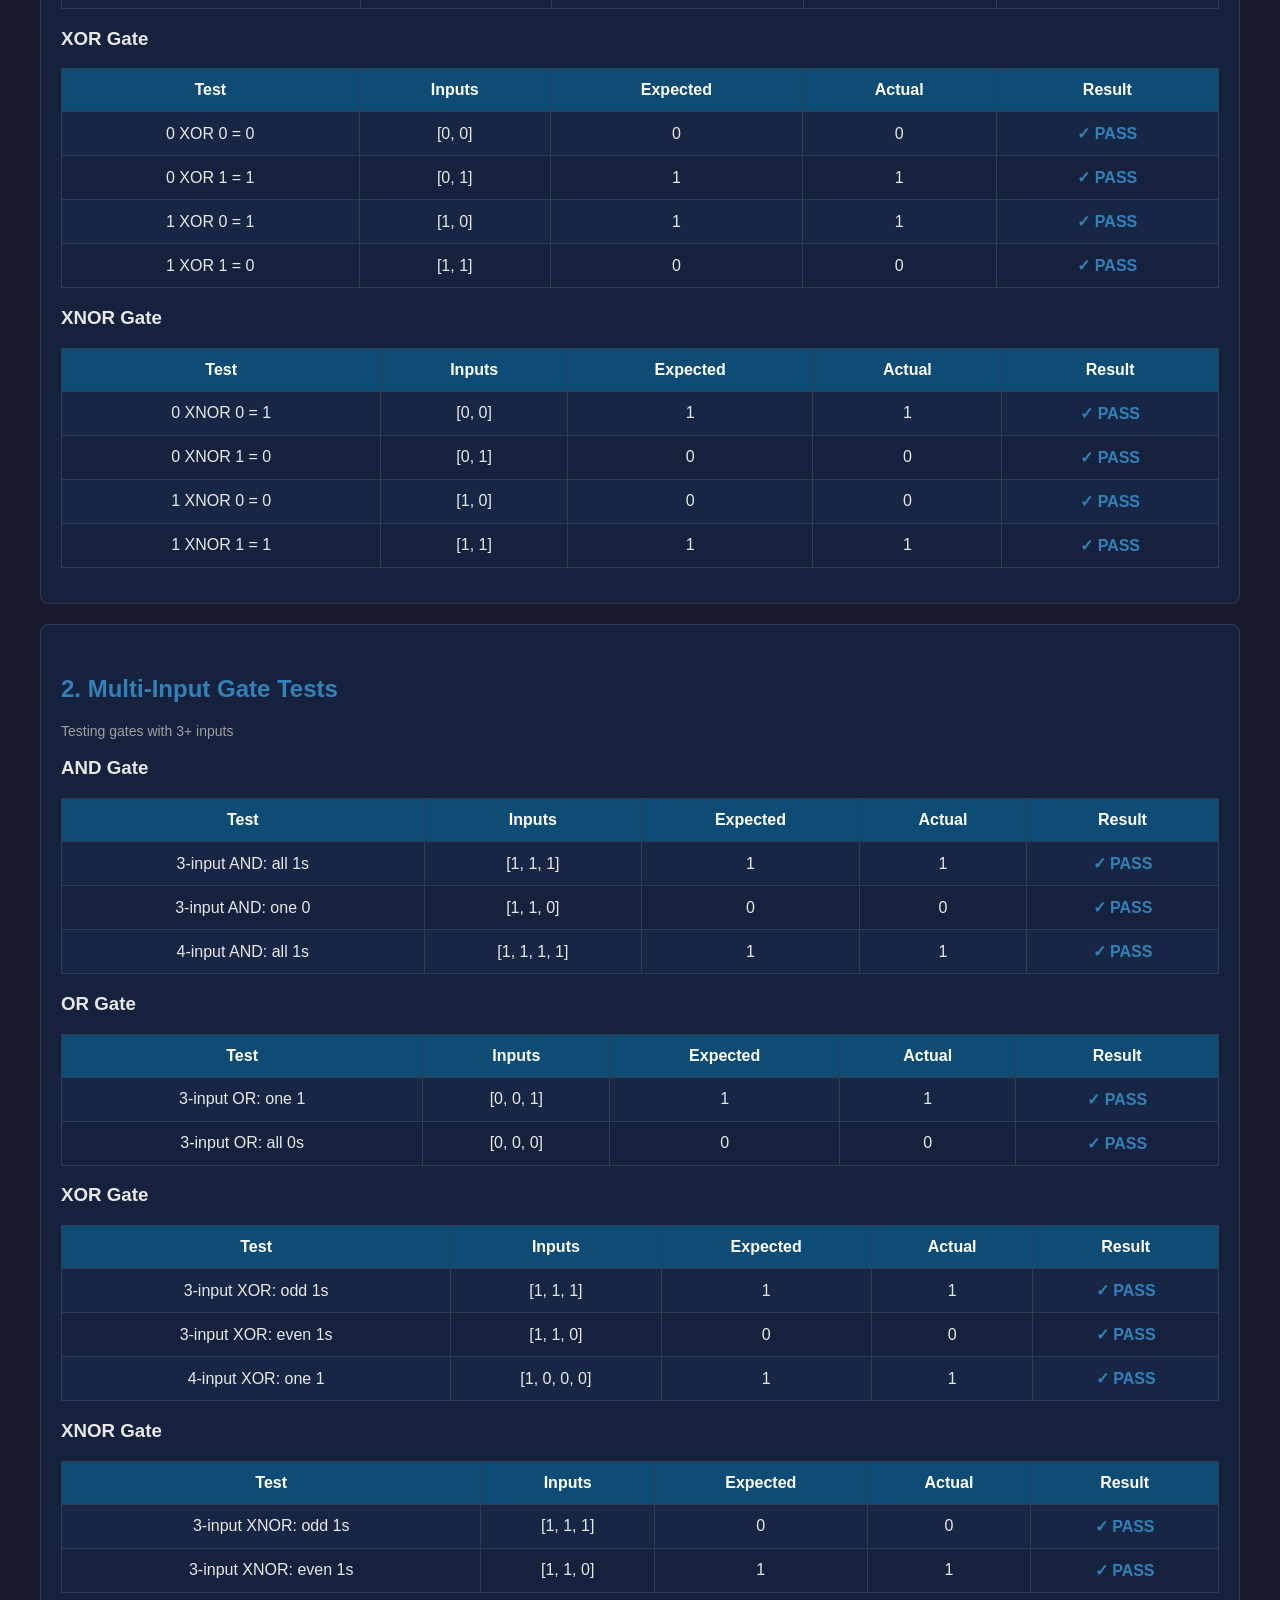
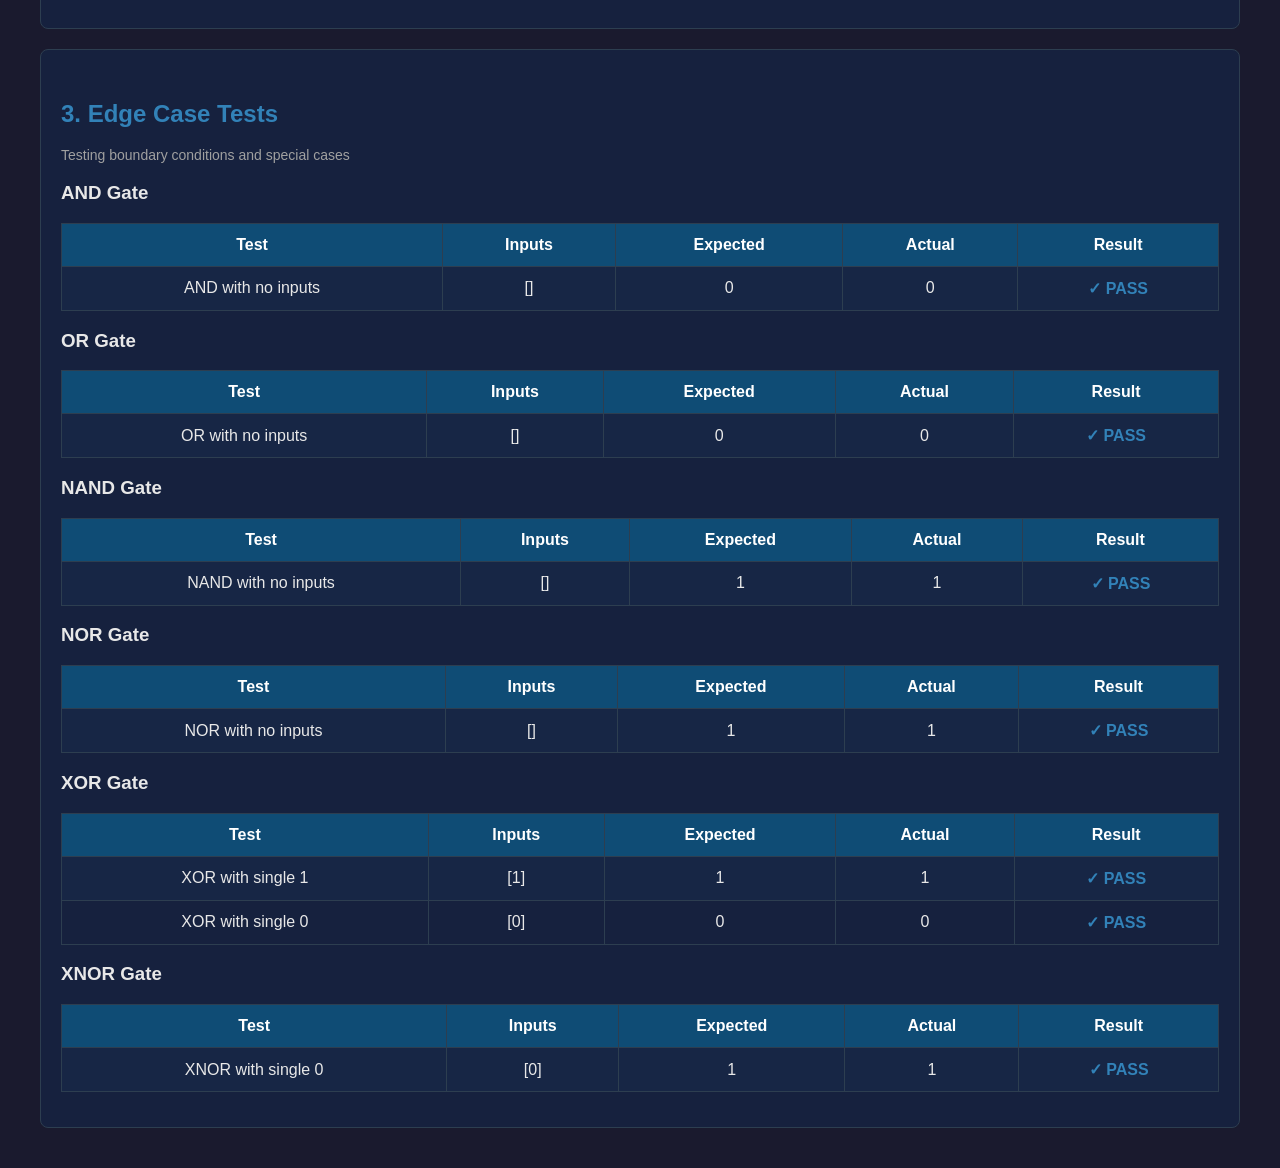
<file: test-suite.html>
<!DOCTYPE html>
<html lang="en">
<head>
    <meta charset="UTF-8">
    <meta name="viewport" content="width=device-width, initial-scale=1.0">
    <title>Logic Gate Simulator - Test Suite</title>
    <style>
        body {
            font-family: -apple-system, BlinkMacSystemFont, 'Segoe UI', Roboto, sans-serif;
            background: #1a1a2e;
            color: #e8e8e8;
            padding: 20px;
            max-width: 1200px;
            margin: 0 auto;
        }
        h1 {
            color: #3282b8;
            border-bottom: 2px solid #0f4c75;
            padding-bottom: 10px;
        }
        h2 {
            color: #3282b8;
            margin-top: 30px;
        }
        .test-section {
            background: #16213e;
            border: 1px solid #2d3e50;
            border-radius: 8px;
            padding: 20px;
            margin: 20px 0;
        }
        table {
            width: 100%;
            border-collapse: collapse;
            margin: 15px 0;
        }
        th, td {
            border: 1px solid #2d3e50;
            padding: 12px;
            text-align: center;
        }
        th {
            background: #0f4c75;
            color: white;
            font-weight: 600;
        }
        tr:nth-child(even) {
            background: rgba(48, 130, 184, 0.05);
        }
        .pass {
            color: #3282b8;
            font-weight: bold;
        }
        .fail {
            color: #e94560;
            font-weight: bold;
        }
        .summary {
            background: #0f4c75;
            color: white;
            padding: 15px;
            border-radius: 8px;
            margin: 20px 0;
            font-size: 18px;
            font-weight: 600;
        }
        .summary.all-pass {
            background: #3282b8;
        }
        .summary.has-fail {
            background: #e94560;
        }
        code {
            background: #0f4c75;
            padding: 2px 6px;
            border-radius: 3px;
            font-family: 'Courier New', monospace;
        }
        .test-description {
            color: #a0a0a0;
            font-size: 14px;
            margin-bottom: 15px;
        }
    </style>
</head>
<body>
    <h1>🧪 Logic Gate Simulator - Comprehensive Test Suite</h1>
    
    <div id="summary"></div>
    
    <div class="test-section">
        <h2>1. Gate Logic Tests</h2>
        <p class="test-description">Testing all gate types with their complete truth tables</p>
        <div id="gate-tests"></div>
    </div>
    
    <div class="test-section">
        <h2>2. Multi-Input Gate Tests</h2>
        <p class="test-description">Testing gates with 3+ inputs</p>
        <div id="multi-input-tests"></div>
    </div>
    
    <div class="test-section">
        <h2>3. Edge Case Tests</h2>
        <p class="test-description">Testing boundary conditions and special cases</p>
        <div id="edge-case-tests"></div>
    </div>

    <script>
        // Gate evaluation logic (same as in gate.js)
        function evaluateGate(type, inputs) {
            let output;
            
            switch (type) {
                case 'INPUT':
                    output = inputs[0] || 0;
                    break;
                    
                case 'OUTPUT':
                    output = inputs[0] || 0;
                    break;
                    
                case 'AND':
                    if (inputs.length === 0) {
                        output = 0;
                    } else {
                        output = inputs.every(v => v === 1) ? 1 : 0;
                    }
                    break;
                    
                case 'OR':
                    output = inputs.some(v => v === 1) ? 1 : 0;
                    break;
                    
                case 'NOT':
                    output = (inputs[0] === 1) ? 0 : 1;
                    break;
                    
                case 'NAND':
                    if (inputs.length === 0) {
                        output = 1;
                    } else {
                        output = inputs.every(v => v === 1) ? 0 : 1;
                    }
                    break;
                    
                case 'NOR':
                    output = inputs.some(v => v === 1) ? 0 : 1;
                    break;
                    
                case 'XOR':
                    const onesCount = inputs.filter(v => v === 1).length;
                    output = (onesCount % 2 === 1) ? 1 : 0;
                    break;
                    
                case 'XNOR':
                    const xnorOnesCount = inputs.filter(v => v === 1).length;
                    output = (xnorOnesCount % 2 === 0) ? 1 : 0;
                    break;
                    
                default:
                    output = 0;
            }
            
            return output;
        }

        // Test definitions
        const basicTests = [
            // AND gate
            { gate: 'AND', inputs: [0, 0], expected: 0, description: '0 AND 0 = 0' },
            { gate: 'AND', inputs: [0, 1], expected: 0, description: '0 AND 1 = 0' },
            { gate: 'AND', inputs: [1, 0], expected: 0, description: '1 AND 0 = 0' },
            { gate: 'AND', inputs: [1, 1], expected: 1, description: '1 AND 1 = 1' },
            
            // OR gate
            { gate: 'OR', inputs: [0, 0], expected: 0, description: '0 OR 0 = 0' },
            { gate: 'OR', inputs: [0, 1], expected: 1, description: '0 OR 1 = 1' },
            { gate: 'OR', inputs: [1, 0], expected: 1, description: '1 OR 0 = 1' },
            { gate: 'OR', inputs: [1, 1], expected: 1, description: '1 OR 1 = 1' },
            
            // NOT gate
            { gate: 'NOT', inputs: [0], expected: 1, description: 'NOT 0 = 1' },
            { gate: 'NOT', inputs: [1], expected: 0, description: 'NOT 1 = 0' },
            
            // NAND gate
            { gate: 'NAND', inputs: [0, 0], expected: 1, description: '0 NAND 0 = 1' },
            { gate: 'NAND', inputs: [0, 1], expected: 1, description: '0 NAND 1 = 1' },
            { gate: 'NAND', inputs: [1, 0], expected: 1, description: '1 NAND 0 = 1' },
            { gate: 'NAND', inputs: [1, 1], expected: 0, description: '1 NAND 1 = 0' },
            
            // NOR gate
            { gate: 'NOR', inputs: [0, 0], expected: 1, description: '0 NOR 0 = 1' },
            { gate: 'NOR', inputs: [0, 1], expected: 0, description: '0 NOR 1 = 0' },
            { gate: 'NOR', inputs: [1, 0], expected: 0, description: '1 NOR 0 = 0' },
            { gate: 'NOR', inputs: [1, 1], expected: 0, description: '1 NOR 1 = 0' },
            
            // XOR gate
            { gate: 'XOR', inputs: [0, 0], expected: 0, description: '0 XOR 0 = 0' },
            { gate: 'XOR', inputs: [0, 1], expected: 1, description: '0 XOR 1 = 1' },
            { gate: 'XOR', inputs: [1, 0], expected: 1, description: '1 XOR 0 = 1' },
            { gate: 'XOR', inputs: [1, 1], expected: 0, description: '1 XOR 1 = 0' },
            
            // XNOR gate
            { gate: 'XNOR', inputs: [0, 0], expected: 1, description: '0 XNOR 0 = 1' },
            { gate: 'XNOR', inputs: [0, 1], expected: 0, description: '0 XNOR 1 = 0' },
            { gate: 'XNOR', inputs: [1, 0], expected: 0, description: '1 XNOR 0 = 0' },
            { gate: 'XNOR', inputs: [1, 1], expected: 1, description: '1 XNOR 1 = 1' },
        ];

        const multiInputTests = [
            { gate: 'AND', inputs: [1, 1, 1], expected: 1, description: '3-input AND: all 1s' },
            { gate: 'AND', inputs: [1, 1, 0], expected: 0, description: '3-input AND: one 0' },
            { gate: 'AND', inputs: [1, 1, 1, 1], expected: 1, description: '4-input AND: all 1s' },
            
            { gate: 'OR', inputs: [0, 0, 1], expected: 1, description: '3-input OR: one 1' },
            { gate: 'OR', inputs: [0, 0, 0], expected: 0, description: '3-input OR: all 0s' },
            
            { gate: 'XOR', inputs: [1, 1, 1], expected: 1, description: '3-input XOR: odd 1s' },
            { gate: 'XOR', inputs: [1, 1, 0], expected: 0, description: '3-input XOR: even 1s' },
            { gate: 'XOR', inputs: [1, 0, 0, 0], expected: 1, description: '4-input XOR: one 1' },
            
            { gate: 'XNOR', inputs: [1, 1, 1], expected: 0, description: '3-input XNOR: odd 1s' },
            { gate: 'XNOR', inputs: [1, 1, 0], expected: 1, description: '3-input XNOR: even 1s' },
        ];

        const edgeCaseTests = [
            { gate: 'AND', inputs: [], expected: 0, description: 'AND with no inputs' },
            { gate: 'OR', inputs: [], expected: 0, description: 'OR with no inputs' },
            { gate: 'NAND', inputs: [], expected: 1, description: 'NAND with no inputs' },
            { gate: 'NOR', inputs: [], expected: 1, description: 'NOR with no inputs' },
            { gate: 'XOR', inputs: [1], expected: 1, description: 'XOR with single 1' },
            { gate: 'XOR', inputs: [0], expected: 0, description: 'XOR with single 0' },
            { gate: 'XNOR', inputs: [0], expected: 1, description: 'XNOR with single 0' },
        ];

        // Run tests
        function runTests(tests) {
            let results = [];
            tests.forEach(test => {
                const output = evaluateGate(test.gate, test.inputs);
                const pass = output === test.expected;
                results.push({
                    ...test,
                    output,
                    pass
                });
            });
            return results;
        }

        // Display results
        function displayResults(results, containerId) {
            const container = document.getElementById(containerId);
            const gates = [...new Set(results.map(r => r.gate))];
            
            let html = '';
            gates.forEach(gate => {
                const gateResults = results.filter(r => r.gate === gate);
                html += `<h3>${gate} Gate</h3>`;
                html += '<table>';
                html += '<tr><th>Test</th><th>Inputs</th><th>Expected</th><th>Actual</th><th>Result</th></tr>';
                
                gateResults.forEach(result => {
                    const status = result.pass ? '✓ PASS' : '✗ FAIL';
                    const className = result.pass ? 'pass' : 'fail';
                    html += `<tr>
                        <td>${result.description}</td>
                        <td>[${result.inputs.join(', ')}]</td>
                        <td>${result.expected}</td>
                        <td>${result.output}</td>
                        <td class="${className}">${status}</td>
                    </tr>`;
                });
                
                html += '</table>';
            });
            
            container.innerHTML = html;
        }

        // Run all tests
        const basicResults = runTests(basicTests);
        const multiResults = runTests(multiInputTests);
        const edgeResults = runTests(edgeCaseTests);

        displayResults(basicResults, 'gate-tests');
        displayResults(multiResults, 'multi-input-tests');
        displayResults(edgeResults, 'edge-case-tests');

        // Summary
        const allResults = [...basicResults, ...multiResults, ...edgeResults];
        const totalTests = allResults.length;
        const passedTests = allResults.filter(r => r.pass).length;
        const failedTests = totalTests - passedTests;
        const allPassed = failedTests === 0;

        const summaryClass = allPassed ? 'all-pass' : 'has-fail';
        const summaryIcon = allPassed ? '✓' : '✗';
        
        document.getElementById('summary').innerHTML = `
            <div class="summary ${summaryClass}">
                ${summaryIcon} Test Results: ${passedTests}/${totalTests} passed
                ${failedTests > 0 ? ` (${failedTests} failed)` : ' - All tests passed!'}
            </div>
        `;

        // Console output
        console.log('=== TEST SUITE RESULTS ===');
        console.log(`Total: ${totalTests}`);
        console.log(`Passed: ${passedTests}`);
        console.log(`Failed: ${failedTests}`);
        
        if (failedTests > 0) {
            console.log('\nFailed tests:');
            allResults.filter(r => !r.pass).forEach(r => {
                console.log(`  ${r.gate}: ${r.description} - Expected ${r.expected}, got ${r.output}`);
            });
        }
    </script>
</body>
</html>
</file>
<file: css/main.css>
:root {
    --bg: #1a1a2e;
    --surface: #16213e;
    --accent: #0f4c75;
    --high: #3282b8;
    --low: #e94560;
    --text: #e8e8e8;
    --text-secondary: #a0a0a0;
    --grid-dot: rgba(48, 130, 184, 0.1);
    --border: #2d3e50;
    --shadow: rgba(0, 0, 0, 0.3);
}

* {
    margin: 0;
    padding: 0;
    box-sizing: border-box;
    -webkit-tap-highlight-color: transparent;
}

body {
    font-family: -apple-system, BlinkMacSystemFont, 'Segoe UI', Roboto, 'Helvetica Neue', Arial, sans-serif;
    background: var(--bg);
    color: var(--text);
    overflow: hidden;
    height: 100vh;
    display: flex;
    flex-direction: column;
    touch-action: none;
}

#toolbar {
    background: var(--surface);
    border-bottom: 1px solid var(--border);
    padding: 16px 24px;
    display: flex;
    justify-content: space-between;
    align-items: center;
    z-index: 100;
    box-shadow: 0 2px 8px var(--shadow);
}

#toolbar h1 {
    font-size: 22px;
    font-weight: 600;
    letter-spacing: 0.5px;
    color: var(--text);
    margin: 0;
}

@media (max-width: 768px) {
    #toolbar {
        padding: 12px 16px;
        flex-wrap: wrap;
        gap: 8px;
    }
    
    #toolbar h1 {
        font-size: 16px;
        width: 100%;
    }
    
    .toolbar-buttons {
        width: 100%;
        justify-content: space-between;
    }
    
    .toolbar-buttons button {
        padding: 8px 12px;
        font-size: 12px;
        flex: 1;
    }
}

.toolbar-buttons {
    display: flex;
    gap: 12px;
}

.toolbar-buttons button {
    background: var(--accent);
    color: white;
    border: none;
    padding: 10px 20px;
    font-family: inherit;
    font-size: 14px;
    font-weight: 500;
    cursor: pointer;
    border-radius: 6px;
    transition: all 0.2s ease;
    box-shadow: 0 2px 4px var(--shadow);
}

.toolbar-buttons button:hover {
    background: var(--high);
    transform: translateY(-1px);
    box-shadow: 0 4px 8px var(--shadow);
}

.toolbar-buttons button:active {
    transform: translateY(0);
    box-shadow: 0 2px 4px var(--shadow);
}

#main-layout {
    display: grid;
    grid-template-columns: 200px 1fr 300px;
    flex: 1;
    overflow: hidden;
}

@media (max-width: 1024px) {
    #main-layout {
        grid-template-columns: 180px 1fr 250px;
    }
}

@media (max-width: 768px) {
    #main-layout {
        grid-template-columns: 1fr;
        grid-template-rows: auto 1fr auto;
    }
    
    #sidebar {
        border-right: none;
        border-bottom: 1px solid var(--border);
        padding: 12px;
        max-height: 120px;
        overflow-x: auto;
        overflow-y: hidden;
    }
    
    #gate-palette {
        flex-direction: row;
        gap: 8px;
        overflow-x: auto;
        padding-bottom: 8px;
    }
    
    .palette-chip {
        min-width: 70px;
        flex-shrink: 0;
    }
    
    #truth-panel {
        border-left: none;
        border-top: 1px solid var(--border);
        max-height: 250px;
        padding: 12px;
    }
    
    #sidebar h2,
    #truth-panel h2 {
        font-size: 11px;
        margin-bottom: 8px;
    }
}

#sidebar {
    background: var(--surface);
    border-right: 1px solid var(--border);
    padding: 24px 16px;
    overflow-y: auto;
}

#sidebar h2 {
    font-size: 13px;
    font-weight: 600;
    letter-spacing: 0.5px;
    text-transform: uppercase;
    margin-bottom: 16px;
    color: var(--text-secondary);
}

#gate-palette {
    display: flex;
    flex-direction: column;
    gap: 12px;
}

.palette-chip {
    background: var(--bg);
    border: 1px solid var(--border);
    border-radius: 8px;
    padding: 12px;
    display: flex;
    flex-direction: column;
    align-items: center;
    gap: 8px;
    cursor: grab;
    transition: all 0.2s ease;
}

.palette-chip:hover {
    border-color: var(--high);
    background: rgba(48, 130, 184, 0.1);
    transform: translateX(3px);
    box-shadow: 0 2px 8px var(--shadow);
}

.palette-chip:active {
    cursor: grabbing;
}

.palette-chip span {
    font-size: 11px;
    font-weight: 500;
    letter-spacing: 0.3px;
    color: var(--text-secondary);
}

#canvas-container {
    position: relative;
    background: var(--bg);
    background-image: radial-gradient(circle, var(--grid-dot) 1px, transparent 1px);
    background-size: 20px 20px;
    overflow: hidden;
}

#svg-layer {
    position: absolute;
    top: 0;
    left: 0;
    width: 100%;
    height: 100%;
    pointer-events: none;
}

#svg-layer path {
    pointer-events: stroke;
}

#gates-layer {
    position: absolute;
    top: 0;
    left: 0;
    width: 100%;
    height: 100%;
}

#truth-panel {
    background: var(--surface);
    border-left: 1px solid var(--border);
    padding: 24px 20px;
    display: flex;
    flex-direction: column;
    overflow: hidden;
}

#truth-panel h2 {
    font-size: 13px;
    font-weight: 600;
    letter-spacing: 0.5px;
    text-transform: uppercase;
    margin-bottom: 16px;
    color: var(--text-secondary);
}

.truth-controls {
    display: flex;
    flex-direction: column;
    gap: 8px;
    margin-bottom: 15px;
}

.truth-controls button {
    background: var(--bg);
    color: var(--text);
    border: 1px solid var(--border);
    padding: 10px;
    font-family: inherit;
    font-size: 12px;
    font-weight: 500;
    cursor: pointer;
    border-radius: 6px;
    transition: all 0.2s ease;
}

.truth-controls button:hover {
    background: var(--accent);
    color: white;
    border-color: var(--accent);
    box-shadow: 0 2px 4px var(--shadow);
}

#truth-table-container {
    flex: 1;
    overflow-y: auto;
    border: 1px solid var(--border);
    border-radius: 8px;
    background: var(--bg);
}

#status-bar {
    background: var(--surface);
    border-top: 1px solid var(--border);
    padding: 12px 24px;
    font-size: 13px;
    font-weight: 500;
    color: var(--text-secondary);
    z-index: 100;
    box-shadow: 0 -2px 8px var(--shadow);
}

@media (max-width: 768px) {
    #status-bar {
        padding: 8px 12px;
        font-size: 11px;
    }
    
    #status-outputs {
        flex-wrap: wrap;
        gap: 8px;
    }
}

#status-outputs {
    display: flex;
    gap: 20px;
}

.warning-banner {
    position: fixed;
    top: -80px;
    left: 50%;
    transform: translateX(-50%);
    background: var(--low);
    color: white;
    padding: 16px 32px;
    border-radius: 0 0 8px 8px;
    font-weight: 600;
    font-size: 14px;
    letter-spacing: 0.3px;
    box-shadow: 0 4px 16px rgba(233, 69, 96, 0.4);
    transition: top 0.3s ease;
    z-index: 1000;
}

.warning-banner.show {
    top: 0;
}

::-webkit-scrollbar {
    width: 8px;
    height: 8px;
}

::-webkit-scrollbar-track {
    background: var(--bg);
}

::-webkit-scrollbar-thumb {
    background: var(--border);
    border-radius: 4px;
}

::-webkit-scrollbar-thumb:hover {
    background: var(--accent);
}


/* Mobile menu toggle */
.mobile-toggle {
    display: none;
    position: fixed;
    bottom: 80px;
    right: 20px;
    width: 50px;
    height: 50px;
    background: var(--accent);
    border: none;
    border-radius: 50%;
    color: white;
    font-size: 24px;
    cursor: pointer;
    box-shadow: 0 4px 12px var(--shadow);
    z-index: 200;
    transition: all 0.3s ease;
}

.mobile-toggle:active {
    transform: scale(0.95);
}

@media (max-width: 768px) {
    .mobile-toggle {
        display: flex;
        align-items: center;
        justify-content: center;
    }
    
    #sidebar.mobile-hidden {
        display: none;
    }
    
    #truth-panel.mobile-hidden {
        display: none;
    }
    
    #canvas-container.expanded {
        grid-row: 1 / -1;
    }
}

/* Improve scrollbar on mobile */
@media (max-width: 768px) {
    ::-webkit-scrollbar {
        width: 4px;
        height: 4px;
    }
}

/* Better touch targets */
@media (max-width: 768px) {
    .toolbar-buttons button,
    .truth-controls button {
        min-height: 44px;
        min-width: 44px;
    }
}
</file>
<file: css/gates.css>
.gate {
    position: absolute;
    background: var(--surface);
    border: 2px solid var(--accent);
    border-radius: 8px;
    padding: 12px;
    min-width: 80px;
    min-height: 60px;
    display: flex;
    flex-direction: column;
    align-items: center;
    justify-content: center;
    cursor: move;
    user-select: none;
    transition: all 0.2s ease;
    box-shadow: 0 2px 8px var(--shadow);
    touch-action: none;
}

.gate:hover {
    border-color: var(--high);
    box-shadow: 0 4px 12px var(--shadow);
    transform: translateY(-1px);
}

.gate.selected {
    border-color: var(--high);
    border-width: 3px;
    box-shadow: 0 4px 16px rgba(48, 130, 184, 0.4);
}

@media (max-width: 768px) {
    .gate {
        min-width: 70px;
        min-height: 55px;
        padding: 10px;
    }
}

.gate.pop-animation {
    animation: pop 0.3s ease;
}

@keyframes pop {
    0% { transform: scale(0.8); opacity: 0; }
    50% { transform: scale(1.1); }
    100% { transform: scale(1); opacity: 1; }
}

.gate-label {
    font-size: 11px;
    font-weight: 600;
    letter-spacing: 0.5px;
    text-transform: uppercase;
    color: var(--text-secondary);
    margin-top: 6px;
}

.gate-svg {
    width: 50px;
    height: 50px;
}

@media (max-width: 768px) {
    .gate-label {
        font-size: 10px;
    }
    
    .gate-svg {
        width: 40px;
        height: 40px;
    }
}

.gate-value {
    font-size: 32px;
    font-weight: bold;
    color: var(--low);
    text-shadow: 0 0 10px currentColor;
}

.gate-value.high {
    color: var(--high);
}

.pin {
    position: absolute;
    width: 10px;
    height: 10px;
    background: var(--border);
    border: 2px solid var(--accent);
    border-radius: 50%;
    cursor: crosshair;
    transition: all 0.2s ease;
    z-index: 10;
    touch-action: none;
}

.pin:hover {
    background: var(--high);
    border-color: var(--high);
    box-shadow: 0 0 8px var(--high);
    transform: scale(1.3);
}

@media (max-width: 768px) {
    .pin {
        width: 14px;
        height: 14px;
        border-width: 3px;
    }
    
    .pin.input-pin {
        left: -8px;
    }
    
    .pin.output-pin {
        right: -8px;
    }
}

.pin.input-pin {
    left: -6px;
}

.pin.output-pin {
    right: -6px;
}

.pin.active {
    background: var(--high);
    border-color: var(--high);
    box-shadow: 0 0 8px var(--high);
}

.gate.INPUT .gate-body,
.gate.OUTPUT .gate-body {
    width: 60px;
    height: 60px;
    display: flex;
    align-items: center;
    justify-content: center;
}

.gate.INPUT {
    cursor: pointer;
    min-width: 70px;
    min-height: 70px;
}

.gate.INPUT:hover {
    transform: scale(1.03);
    border-color: var(--high);
}

.gate.INPUT .gate-value {
    font-size: 28px;
}

.gate.OUTPUT .gate-value {
    font-size: 36px;
}

.add-input-btn,
.remove-input-btn {
    position: absolute;
    bottom: 5px;
    width: 20px;
    height: 20px;
    background: var(--surface);
    border: 1px solid var(--accent);
    border-radius: 3px;
    color: var(--accent);
    font-size: 14px;
    font-weight: bold;
    cursor: pointer;
    display: flex;
    align-items: center;
    justify-content: center;
    padding: 0;
    line-height: 1;
    transition: all 0.2s ease;
    z-index: 20;
}

.add-input-btn {
    right: 5px;
}

.remove-input-btn {
    right: 28px;
}

.add-input-btn:hover,
.remove-input-btn:hover {
    background: var(--accent);
    color: var(--bg);
    box-shadow: 0 0 8px var(--accent);
    transform: scale(1.1);
}

.add-input-btn:active,
.remove-input-btn:active {
    transform: scale(0.95);
}
</file>
<file: css/wires.css>
#svg-layer path {
    stroke-width: 2.5;
    fill: none;
    transition: stroke 0.2s ease;
}

.wire {
    stroke: var(--low);
    opacity: 0.5;
    cursor: pointer;
}

.wire:hover {
    stroke-width: 3.5;
    opacity: 1;
}

.wire.high {
    stroke: var(--high);
    opacity: 1;
    filter: drop-shadow(0 0 5px var(--high));
}

.wire.high.animated {
    stroke-dasharray: 8 6;
    animation: flow 0.6s linear infinite;
}

@keyframes flow {
    0% { stroke-dashoffset: 0; }
    100% { stroke-dashoffset: -14; }
}

.wire.low {
    stroke: var(--low);
    opacity: 0.5;
}

.wire-preview {
    stroke: var(--accent);
    stroke-width: 2;
    stroke-dasharray: 5 5;
    opacity: 0.6;
    pointer-events: none;
}

.wire.selected {
    stroke-width: 4;
    opacity: 1;
    filter: drop-shadow(0 0 8px currentColor);
}
</file>
<file: css/truthtable.css>
#truth-table {
    width: 100%;
    border-collapse: collapse;
    font-size: 13px;
    background: var(--bg);
}

#truth-table thead {
    position: sticky;
    top: 0;
    z-index: 10;
}

#truth-table th {
    background: var(--accent);
    color: var(--bg);
    padding: 10px;
    text-align: center;
    font-weight: bold;
    letter-spacing: 1px;
    text-transform: uppercase;
    border: 1px solid var(--border);
}

#truth-table td {
    padding: 8px;
    text-align: center;
    border: 1px solid var(--border);
    font-family: 'Courier New', monospace;
    color: var(--text);
}

#truth-table tbody tr {
    transition: background 0.2s ease;
}

#truth-table tbody tr:hover {
    background: rgba(0, 255, 136, 0.08);
}

#truth-table tbody tr.active {
    background: rgba(0, 255, 136, 0.15);
    border-left: 4px solid var(--accent);
}

#truth-table tbody tr.active td {
    font-weight: bold;
}

#truth-table td.value-1 {
    color: var(--high);
}

#truth-table td.value-0 {
    color: var(--low);
}

#truth-table-container::-webkit-scrollbar {
    width: 8px;
}

#truth-table-container::-webkit-scrollbar-track {
    background: var(--bg);
}

#truth-table-container::-webkit-scrollbar-thumb {
    background: var(--border);
    border-radius: 4px;
}

#truth-table-container::-webkit-scrollbar-thumb:hover {
    background: var(--accent);
}
</file>
